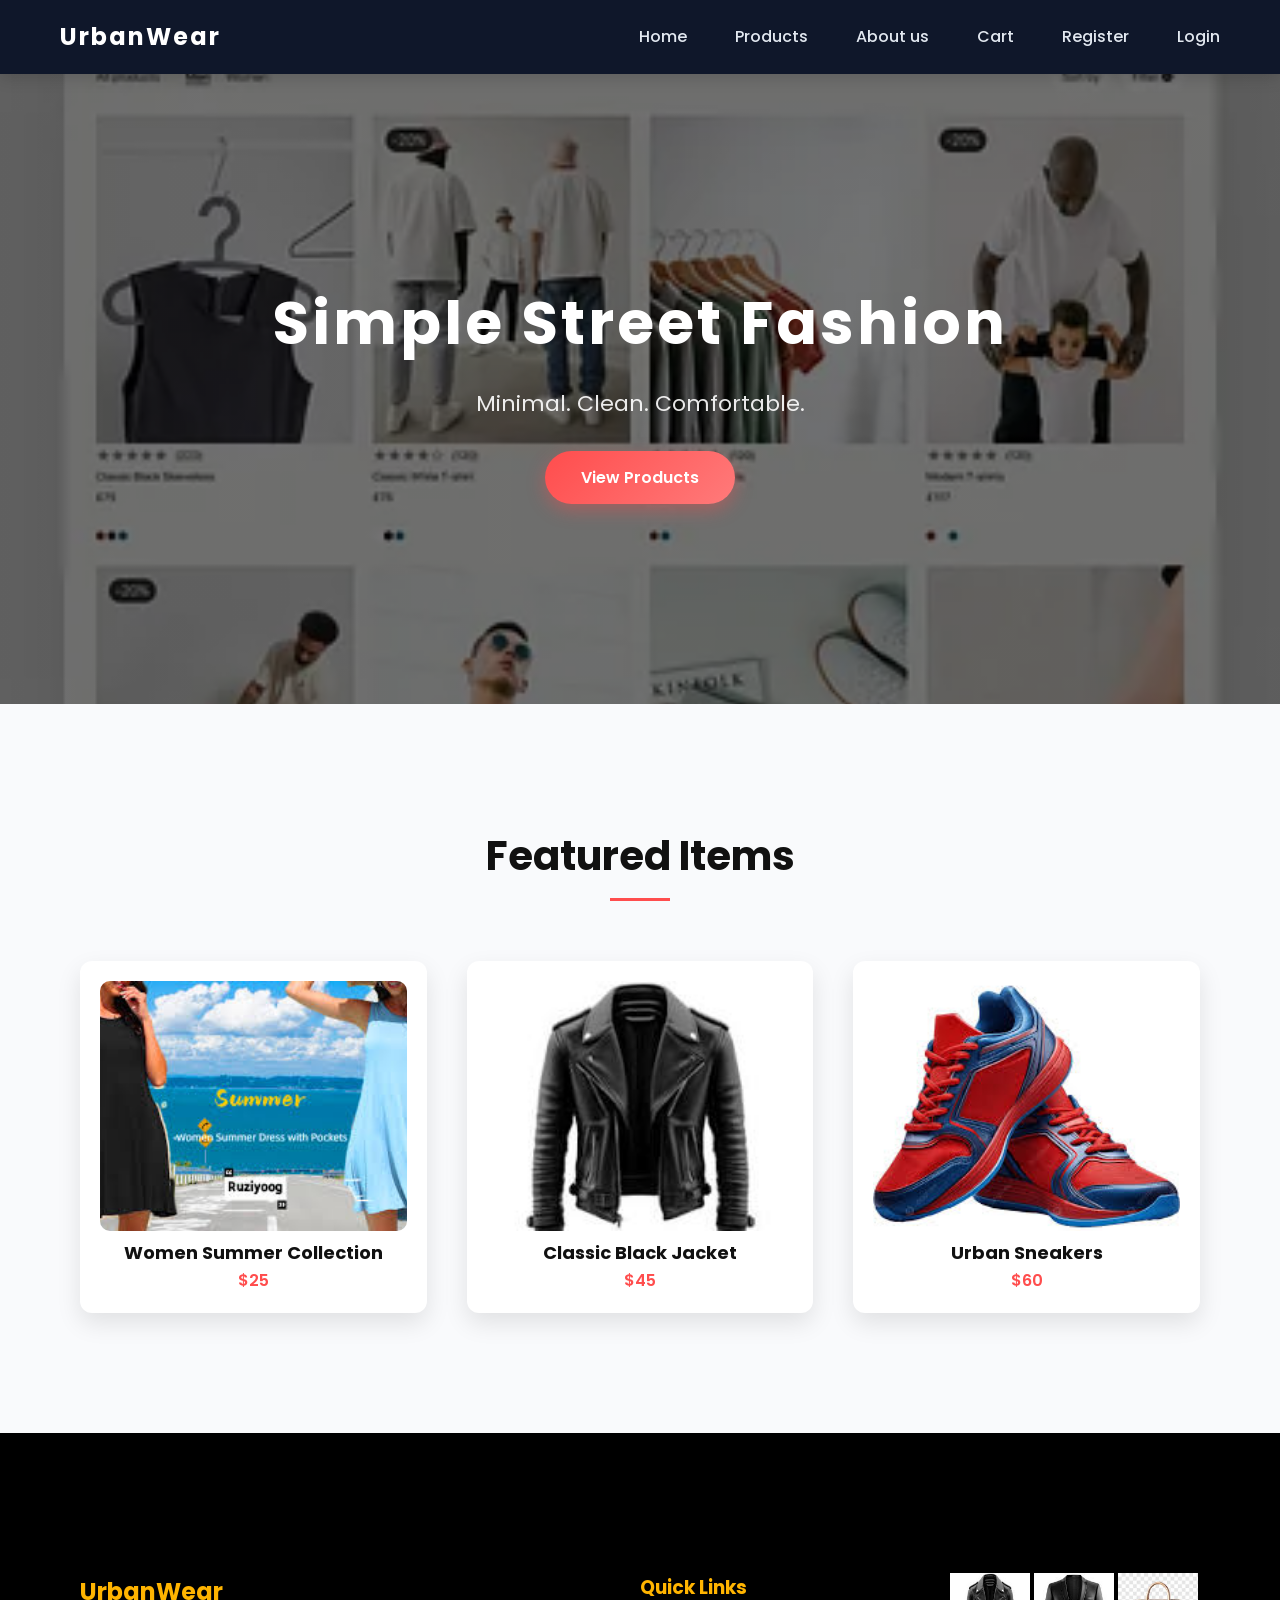
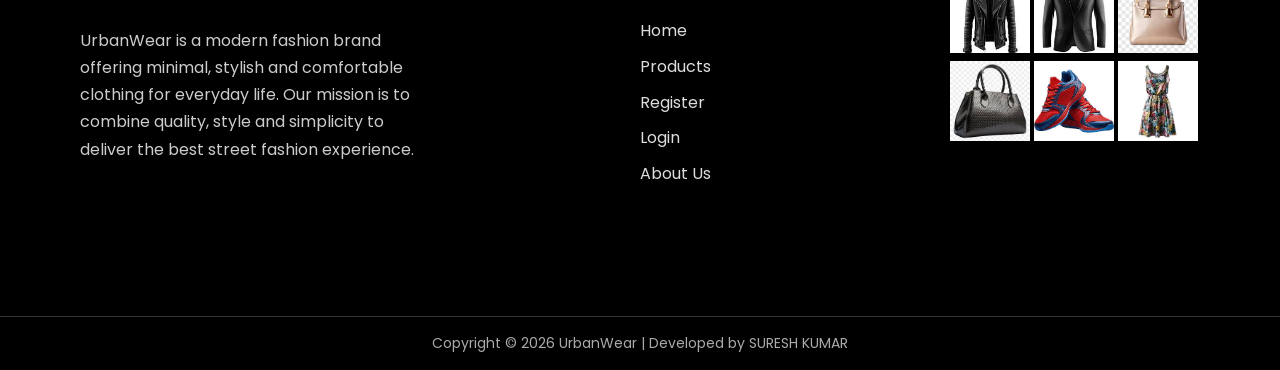
<file: index.html>
<!DOCTYPE html>
<html lang="en">

<head>
    <meta charset="UTF-8">
    <meta name="viewport" content="width=device-width, initial-scale=1.0">
    <link href="https://fonts.googleapis.com/css2?family=Poppins:wght@300;400;500;600;700&display=swap"
        rel="stylesheet">
    <title>UrbanWear</title>
    <link rel="stylesheet" href="css/style.css">
</head>

<body>

    <!-- Header -->
    <header>
        <h1>UrbanWear</h1>
        <nav>
            <a href="index.html">Home</a>
            <a href="products.html">Products</a>
            <a href="aboutus.html">About us</a>
            <a href="cart.html">Cart</a>
            <a href="register.html">Register</a>
            <a href="login.html">Login</a>
        </nav>
    </header>

    <!-- Hero Section -->
    <section class="hero">
        <h2>Simple Street Fashion</h2>
        <p>Minimal. Clean. Comfortable.</p>
        <a href="products.html" class="btn">View Products</a>
    </section>

    <!-- Featured Products -->
    <section class="featured">
        <h2>Featured Items</h2>

        <div class="products">

            <div class="card">
                <img src="./images/Women-Summer-Dress1.png" alt="T-Shirt">
                <h3>Women Summer Collection</h3>
                <p>$25</p>
            </div>

            <div class="card">
                <img src="./images/Classic-Black-Jacket1.png" alt="Hoodie">
                <h3>Classic Black Jacket</h3>
                <p>$45</p>
            </div>

            <div class="card">
                <img src="./images/Running-Shoes1.png" alt="Sneakers">
                <h3>Urban Sneakers</h3>
                <p>$60</p>
            </div>

        </div>
    </section>

    <footer class="footer">

        <div class="footer-container">

            <!-- About -->
            <div class="footer-about">
                <h2>UrbanWear</h2>
                <p>
                    UrbanWear is a modern fashion brand offering minimal,
                    stylish and comfortable clothing for everyday life.
                    Our mission is to combine quality, style and simplicity
                    to deliver the best street fashion experience.
                </p>
            </div>

            <!-- Quick Links -->
            <div class="footer-links">
                <h3>Quick Links</h3>

                <a href="index.html">Home</a>
                <a href="products.html">Products</a>
                <a href="register.html">Register</a>
                <a href="login.html">Login</a>
                <a href="aboutus.html">About Us</a>
            </div>

            <!-- Image Gallery -->
            <div class="footer-gallery">

                <img src="./images/Classic-Black-Jacket1.png">
                <img src="./images/Classic-Black-Jacket3.png">
                <img src="./images/Luxury-Handbag1.png">
                <img src="./images/Luxury-Handbag3.png">
                <img src="./images/Running-Shoes1.png">
                <img src="./images/Women-Summer-Dress3.png">

            </div>

        </div>

        <div class="footer-bottom">
            <p>Copyright © 2026 UrbanWear | Developed by SURESH KUMAR</p>
        </div>

    </footer>

</body>

</html>
</file>
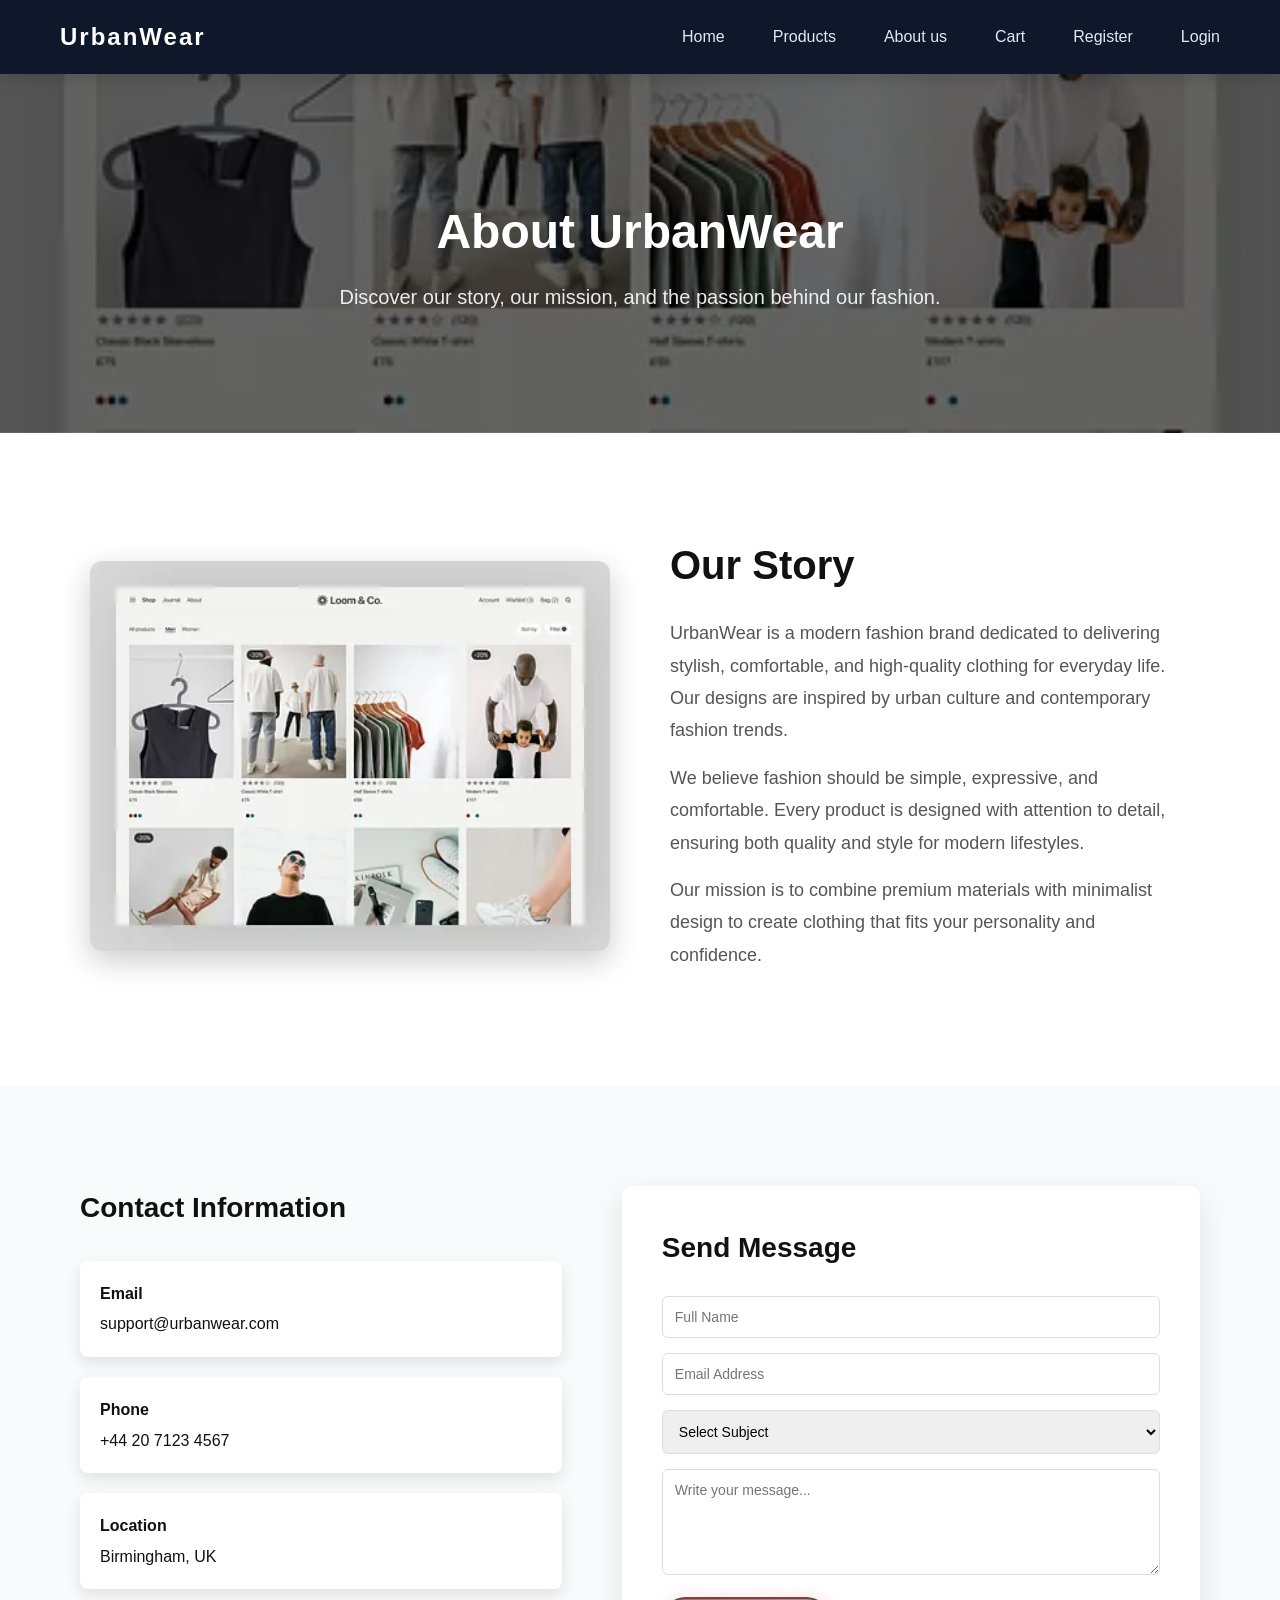
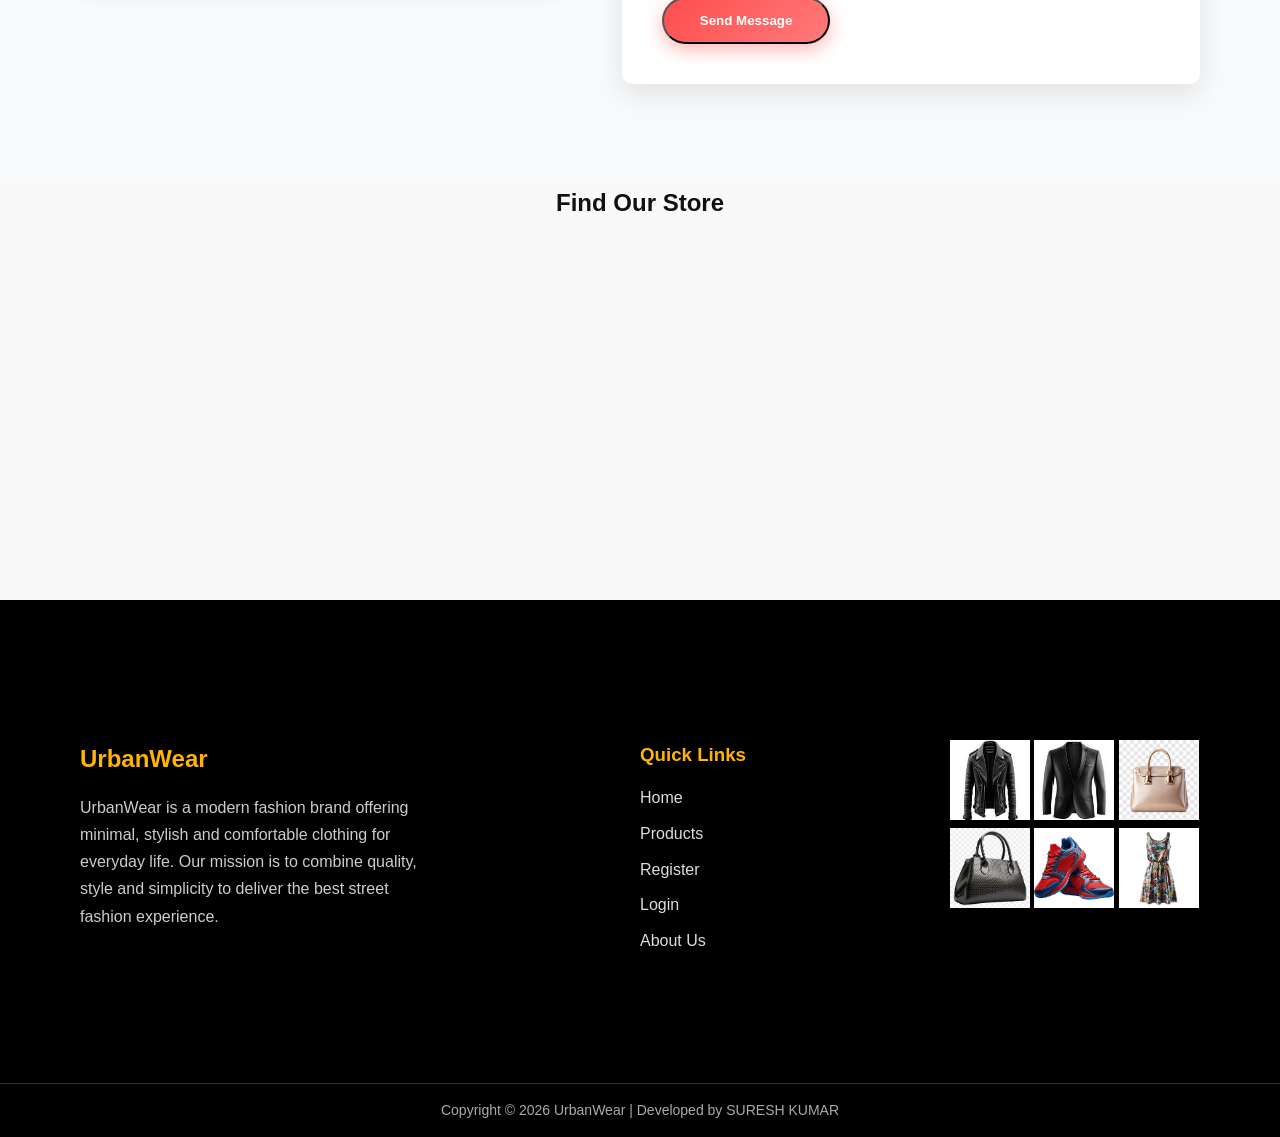
<file: aboutus.html>
<!DOCTYPE html>
<html lang="en">

<head>
    <meta charset="UTF-8">
    <meta name="viewport" content="width=device-width, initial-scale=1.0">
    <title>UrbanWear - Contact</title>
    <link rel="stylesheet" href="css/style.css">
</head>

<body>

    <!-- Header -->
    <header>
        <h1>UrbanWear</h1>
        <nav>
            <a href="index.html">Home</a>
            <a href="products.html">Products</a>
            <a href="aboutus.html">About us</a>
            <a href="cart.html">Cart</a>
            <a href="register.html">Register</a>
            <a href="login.html">Login</a>
        </nav>
    </header>


    <!-- CONTACT HERO -->
    <section class="contact-hero">

        <h2>About UrbanWear</h2>
        <p>Discover our story, our mission, and the passion behind our fashion.</p>

    </section>
    <section class="about-section">

        <div class="about-container">

            <div class="about-image">
                <img src="./images/HomePageBG.png" alt="UrbanWear Fashion">
            </div>

            <div class="about-text">

                <h2>Our Story</h2>

                <p>
                    UrbanWear is a modern fashion brand dedicated to delivering stylish,
                    comfortable, and high-quality clothing for everyday life. Our designs
                    are inspired by urban culture and contemporary fashion trends.
                </p>

                <p>
                    We believe fashion should be simple, expressive, and comfortable.
                    Every product is designed with attention to detail, ensuring both
                    quality and style for modern lifestyles.
                </p>

                <p>
                    Our mission is to combine premium materials with minimalist design
                    to create clothing that fits your personality and confidence.
                </p>

            </div>

        </div>

    </section>


    <!-- CONTACT SECTION -->
    <section class="contact-container">

        <div class="contact-info">

            <h3>Contact Information</h3>

            <div class="info-box">
                <strong>Email</strong>
                <p>support@urbanwear.com</p>
            </div>

            <div class="info-box">
                <strong>Phone</strong>
                <p>+44 20 7123 4567</p>
            </div>

            <div class="info-box">
                <strong>Location</strong>
                <p>Birmingham, UK</p>
            </div>

        </div>


        <div class="contact-form">

            <h3>Send Message</h3>

            <form id="contactForm">

                <input type="text" id="contactName" placeholder="Full Name" required>

                <input type="email" id="contactEmail" placeholder="Email Address" required>

                <select id="contactSubject" required>
                    <option value="">Select Subject</option>
                    <option>General Inquiry</option>
                    <option>Product Question</option>
                    <option>Order Issue</option>
                    <option>Feedback</option>
                </select>

                <textarea id="contactMessage" rows="5" placeholder="Write your message..." required></textarea>

                <button type="submit" class="btn">Send Message</button>

            </form>

        </div>

    </section>


    <section class="map-section">

        <h2>Find Our Store</h2>

        <iframe src="https://www.google.com/maps?q=Birmingham+UK&output=embed" loading="lazy" allowfullscreen>
        </iframe>

    </section>


    <footer class="footer">

        <div class="footer-container">

            <!-- About -->
            <div class="footer-about">
                <h2>UrbanWear</h2>
                <p>
                    UrbanWear is a modern fashion brand offering minimal,
                    stylish and comfortable clothing for everyday life.
                    Our mission is to combine quality, style and simplicity
                    to deliver the best street fashion experience.
                </p>
            </div>

            <!-- Quick Links -->
            <div class="footer-links">
                <h3>Quick Links</h3>

                <a href="index.html">Home</a>
                <a href="products.html">Products</a>
                <a href="register.html">Register</a>
                <a href="login.html">Login</a>
                <a href="aboutus.html">About Us</a>
            </div>

            <!-- Image Gallery -->
            <div class="footer-gallery">

                <img src="./images/Classic-Black-Jacket1.png">
                <img src="./images/Classic-Black-Jacket3.png">
                <img src="./images/Luxury-Handbag1.png">
                <img src="./images/Luxury-Handbag3.png">
                <img src="./images/Running-Shoes1.png">
                <img src="./images/Women-Summer-Dress3.png">

            </div>

        </div>

        <div class="footer-bottom">
            <p>Copyright © 2026 UrbanWear | Developed by SURESH KUMAR</p>
        </div>

    </footer>

    <script src="js/script.js"></script>

</body>

</html>
</file>
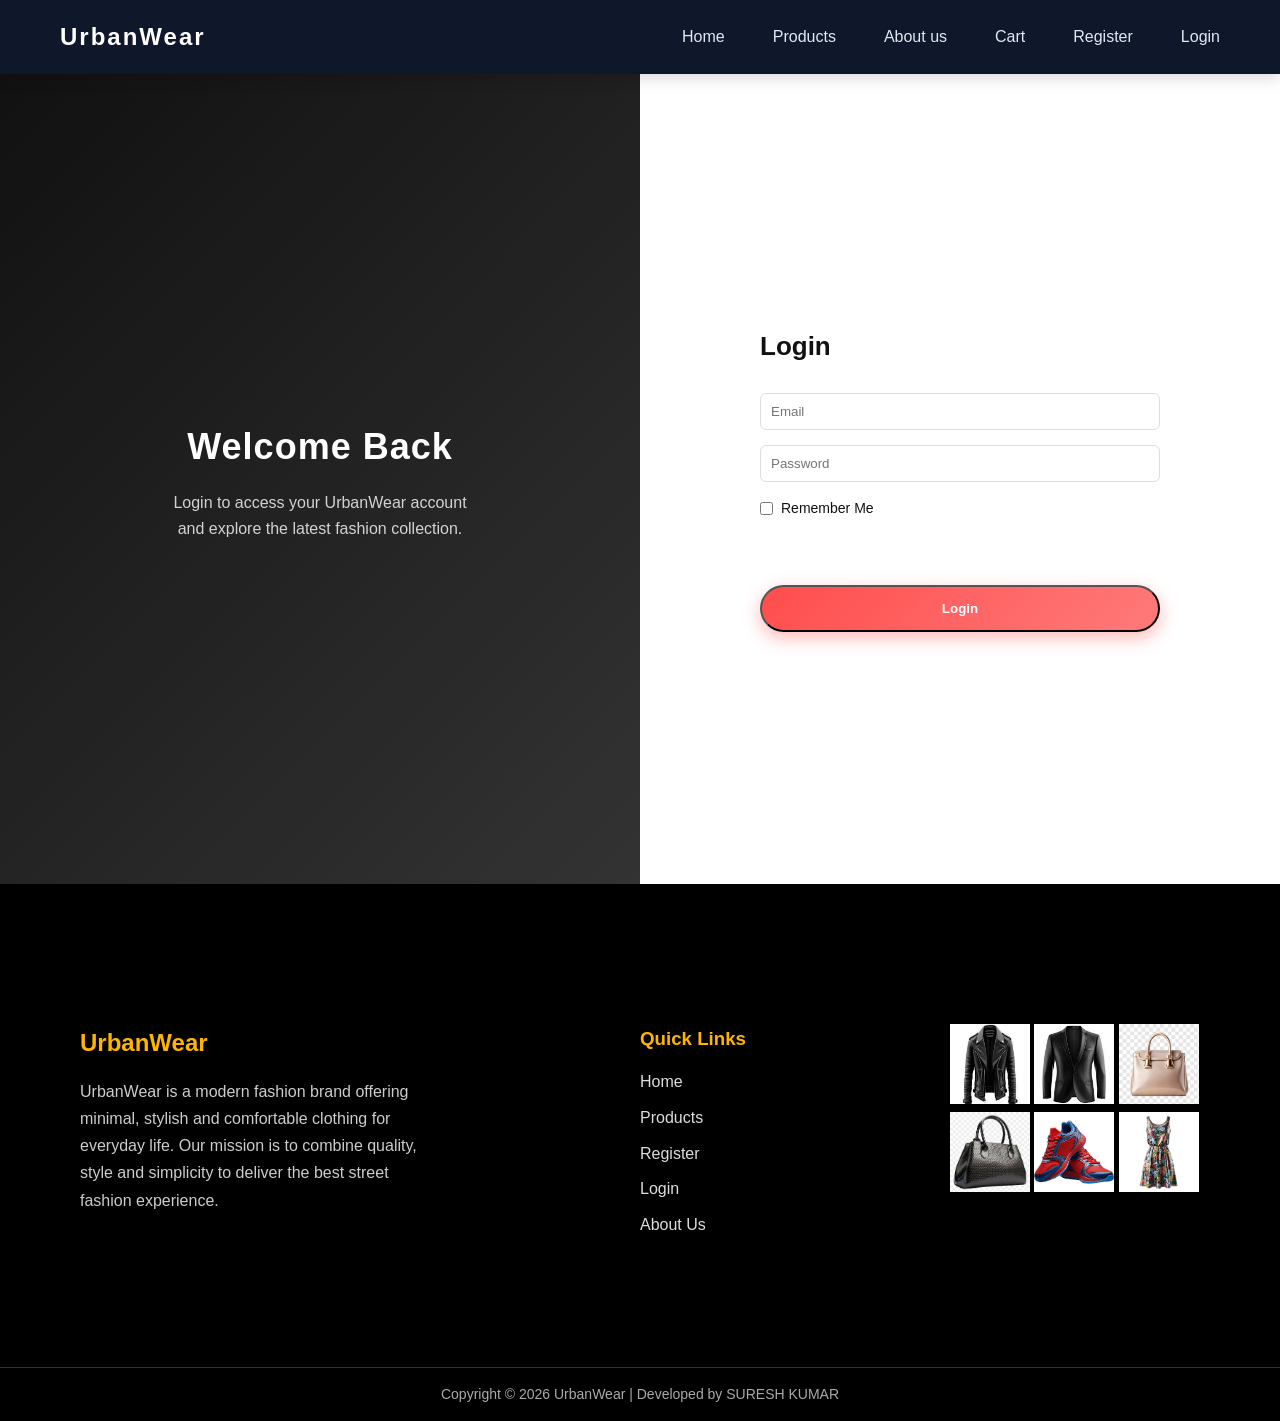
<file: cart.html>
<!DOCTYPE html>
<html lang="en">

<head>
    <meta charset="UTF-8">
    <title>Cart</title>
    <link rel="stylesheet" href="css/style.css">
</head>

<body>

    <header>
        <h1>UrbanWear</h1>
        <nav>
            <a href="index.html">Home</a>
            <a href="products.html">Products</a>
            <a href="aboutus.html">About us</a>
            <a href="cart.html">Cart</a>
            <span id="userSection"></span>
        </nav>
    </header>

    <section class="cart-section">
        <h2>Your Cart</h2>

        <div id="cartItems"></div>
        <div style="text-align:center; margin-top:30px;">
            <button onclick="checkout()" class="btn">Checkout</button>
        </div>

    </section>

    <script src="js/script.js"></script>

</body>

</html>
</file>
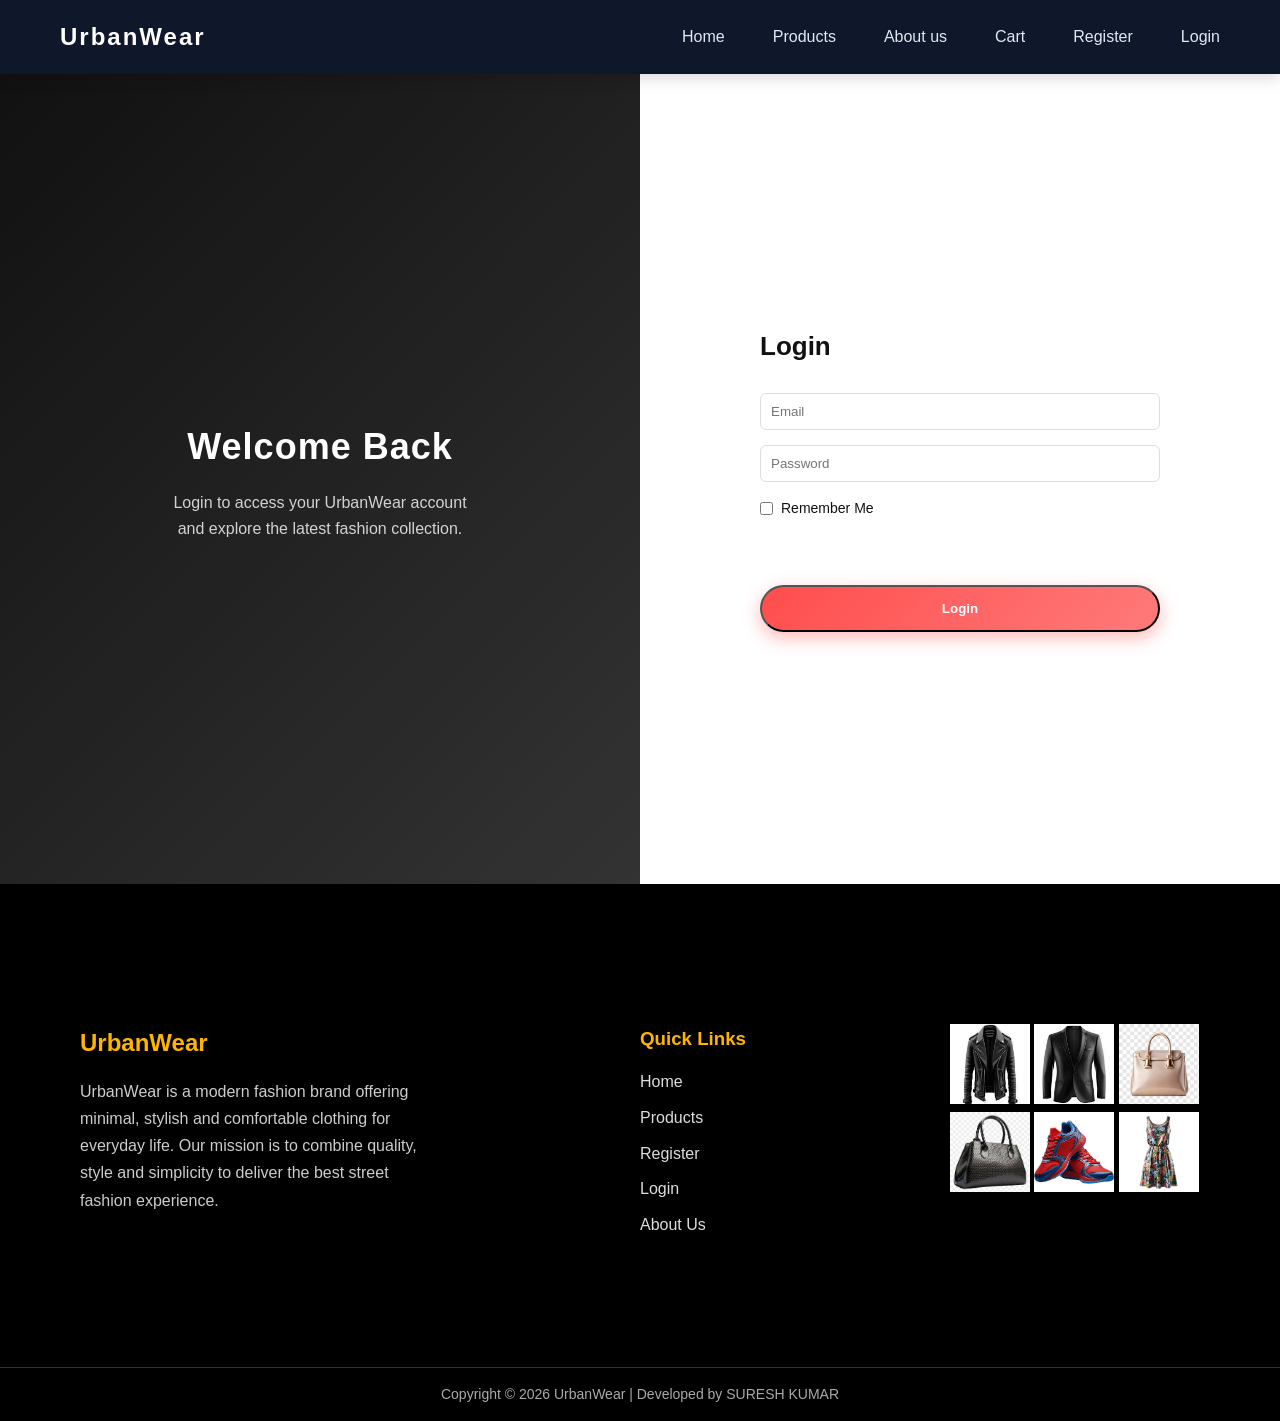
<file: login.html>
<!DOCTYPE html>
<html lang="en">

<head>
    <meta charset="UTF-8">
    <meta name="viewport" content="width=device-width, initial-scale=1.0">
    <title>UrbanWear - Login</title>
    <link rel="stylesheet" href="css/style.css">
</head>

<body>

    <!-- Header -->
    <header>
        <h1>UrbanWear</h1>
        <nav>
            <a href="index.html">Home</a>
            <a href="products.html">Products</a>
            <a href="aboutus.html">About us</a>
            <a href="cart.html">Cart</a>
            <a href="register.html">Register</a>
            <a href="login.html">Login</a>
        </nav>
    </header>

    <!-- Login Section -->
    <section class="form-page">

        <div class="form-left">
            <h2>Welcome Back</h2>
            <p>Login to access your UrbanWear account and explore the latest fashion collection.</p>
        </div>

        <div class="form-right">
            <div class="form-box">
                <h3>Login</h3>

                <form id="loginForm">

                    <input type="email" id="loginEmail" placeholder="Email" required>
                    <input type="password" id="loginPassword" placeholder="Password" required>

                    <label>
                        <input type="checkbox" id="remember">
                        Remember Me
                    </label>

                    <br><br>

                    <button type="submit" class="btn">Login</button>

                </form>
            </div>
        </div>

    </section>

    <footer class="footer">

        <div class="footer-container">

            <!-- About -->
            <div class="footer-about">
                <h2>UrbanWear</h2>
                <p>
                    UrbanWear is a modern fashion brand offering minimal,
                    stylish and comfortable clothing for everyday life.
                    Our mission is to combine quality, style and simplicity
                    to deliver the best street fashion experience.
                </p>
            </div>

            <!-- Quick Links -->
            <div class="footer-links">
                <h3>Quick Links</h3>

                <a href="index.html">Home</a>
                <a href="products.html">Products</a>
                <a href="register.html">Register</a>
                <a href="login.html">Login</a>
                <a href="aboutus.html">About Us</a>
            </div>

            <!-- Image Gallery -->
            <div class="footer-gallery">

                <img src="./images/Classic-Black-Jacket1.png">
                <img src="./images/Classic-Black-Jacket3.png">
                <img src="./images/Luxury-Handbag1.png">
                <img src="./images/Luxury-Handbag3.png">
                <img src="./images/Running-Shoes1.png">
                <img src="./images/Women-Summer-Dress3.png">

            </div>

        </div>

        <div class="footer-bottom">
            <p>Copyright © 2026 UrbanWear | Developed by SURESH KUMAR</p>
        </div>

    </footer>

    <script src="js/script.js"></script>

</body>

</html>
</file>
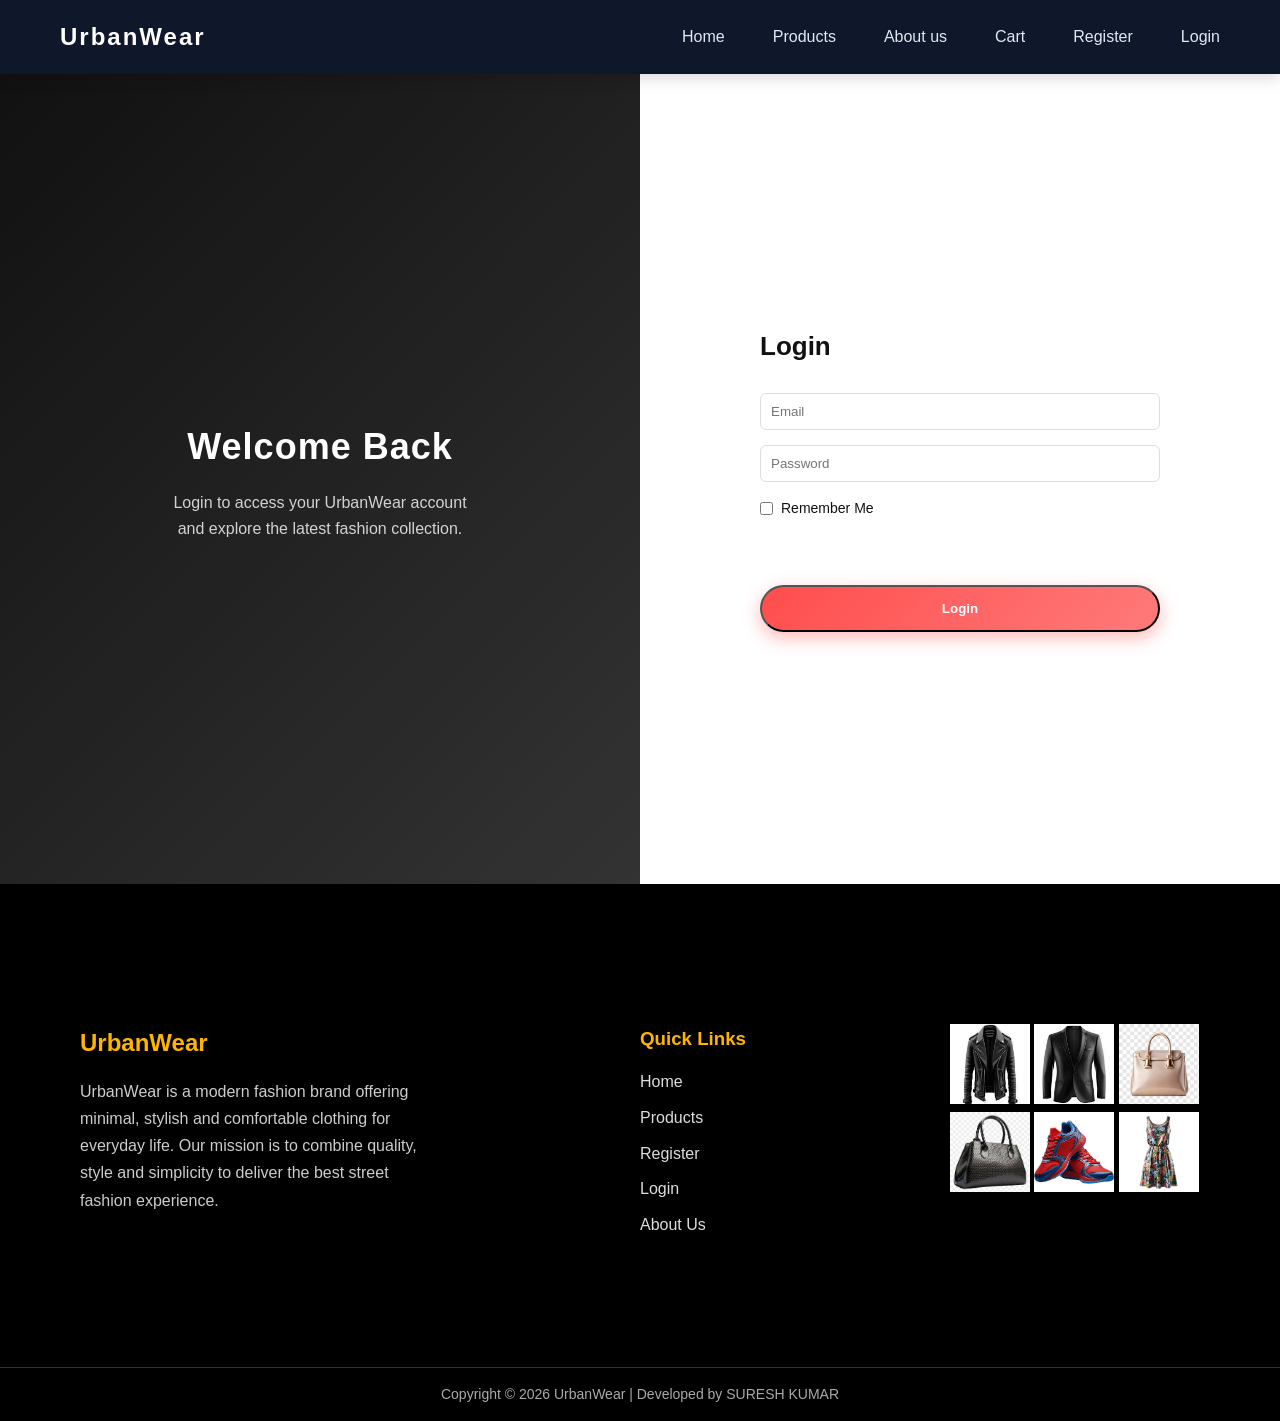
<file: products.html>
<!DOCTYPE html>
<html lang="en">

<head>
    <meta charset="UTF-8">
    <meta name="viewport" content="width=device-width, initial-scale=1.0">
    <title>UrbanWear - Products</title>
    <link rel="stylesheet" href="css/style.css">
</head>

<body>

    <!-- Header -->
    <header>
        <h1>UrbanWear</h1>
        <nav>
            <a href="index.html">Home</a>
            <a href="products.html">Products</a>
            <a href="aboutus.html">About us</a>
            <a href="cart.html">Cart</a>
            <span id="userSection"></span>
        </nav>
    </header>

    <!-- Products Section -->
    <section class="products-section">

        <div class="section-header">
            <h2>Our Collection</h2>
            <p>Explore our latest fashion collection designed for comfort and style.</p>
        </div>

        <div class="products" id="productsContainer">
            <p>Loading products...</p>
        </div>

    </section>

    <footer class="footer">

        <div class="footer-container">

            <!-- About -->
            <div class="footer-about">
                <h2>UrbanWear</h2>
                <p>
                    UrbanWear is a modern fashion brand offering minimal,
                    stylish and comfortable clothing for everyday life.
                    Our mission is to combine quality, style and simplicity
                    to deliver the best street fashion experience.
                </p>
            </div>

            <!-- Quick Links -->
            <div class="footer-links">
                <h3>Quick Links</h3>

                <a href="index.html">Home</a>
                <a href="products.html">Products</a>
                <a href="register.html">Register</a>
                <a href="login.html">Login</a>
                <a href="aboutus.html">About Us</a>
            </div>

            <!-- Image Gallery -->
            <div class="footer-gallery">

                <img src="./images/Classic-Black-Jacket1.png">
                <img src="./images/Classic-Black-Jacket3.png">
                <img src="./images/Luxury-Handbag1.png">
                <img src="./images/Luxury-Handbag3.png">
                <img src="./images/Running-Shoes1.png">
                <img src="./images/Women-Summer-Dress3.png">

            </div>

        </div>

        <div class="footer-bottom">
            <p>Copyright © 2026 UrbanWear | Developed by SURESH KUMAR</p>
        </div>

    </footer>
    <script src="js/script.js"></script>

</body>

</html>
</file>
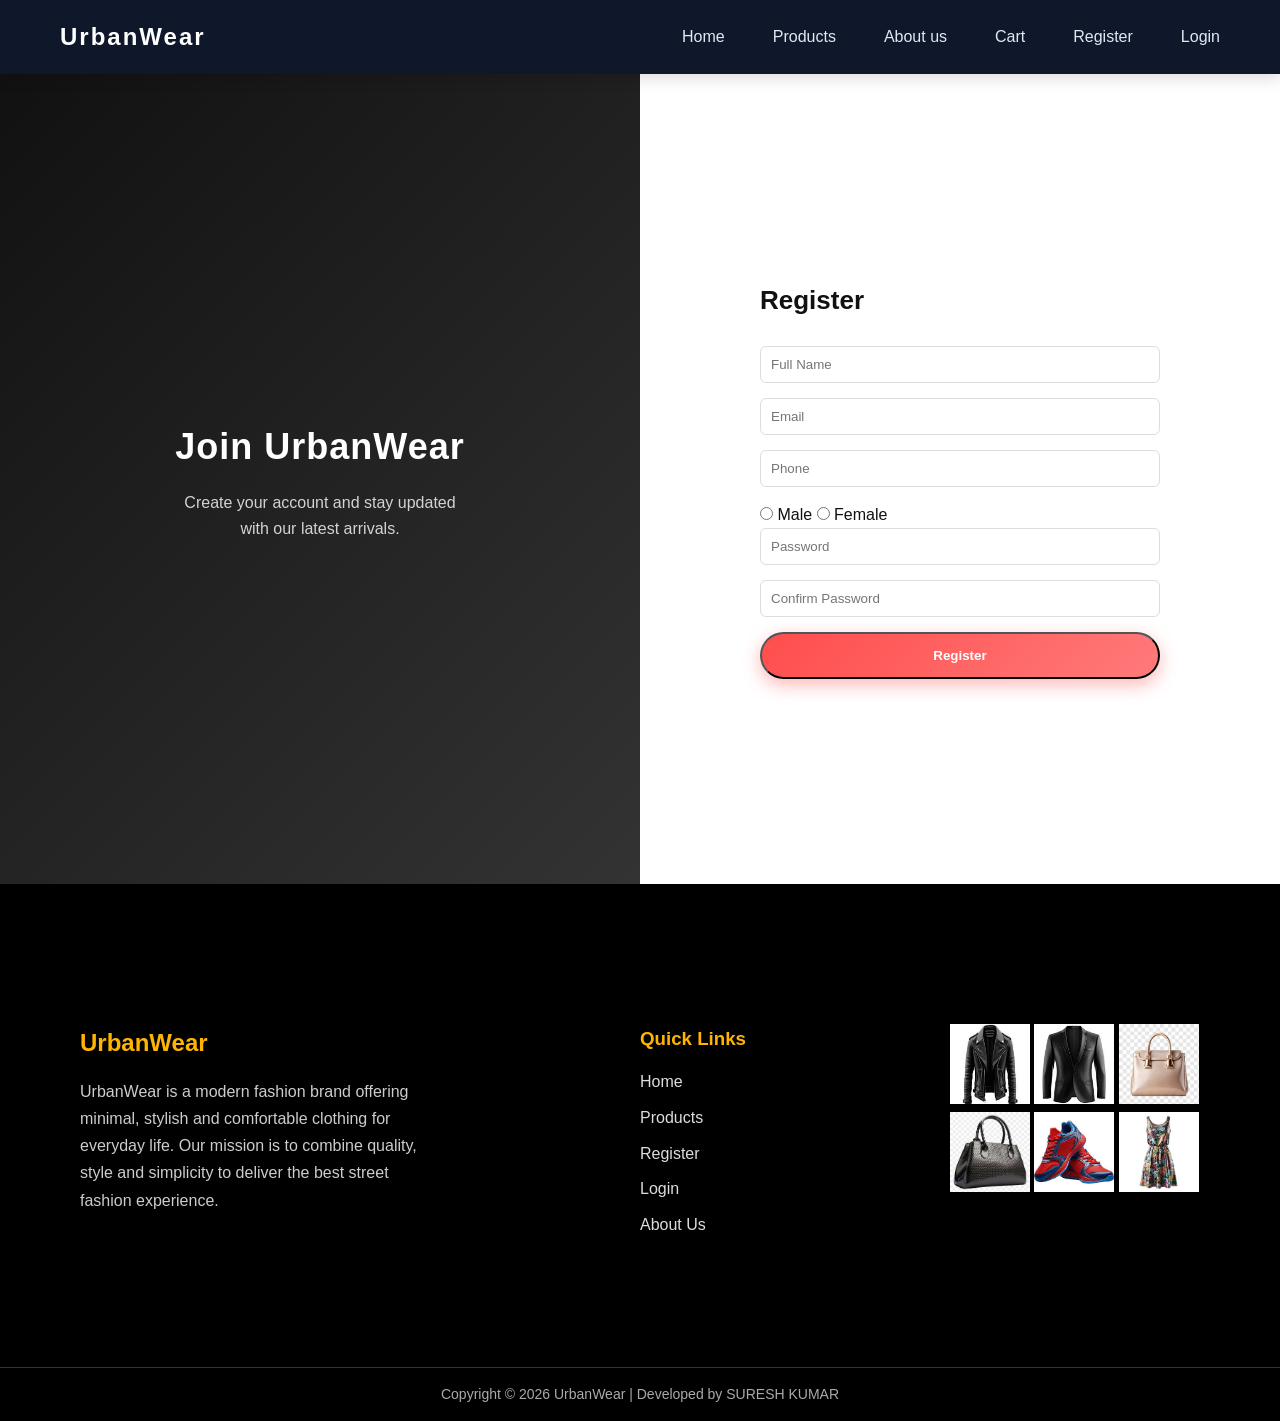
<file: register.html>
<!DOCTYPE html>
<html lang="en">

<head>
    <meta charset="UTF-8">
    <meta name="viewport" content="width=device-width, initial-scale=1.0">
    <title>UrbanWear - Register</title>
    <link rel="stylesheet" href="css/style.css">
</head>

<body>

    <!-- Header -->
    <header>
        <h1>UrbanWear</h1>
        <nav>
            <a href="index.html">Home</a>
            <a href="products.html">Products</a>
            <a href="aboutus.html">About us</a>
            <a href="cart.html">Cart</a>
            <a href="register.html">Register</a>
            <a href="login.html">Login</a>

        </nav>
    </header>

    <!-- Register Section -->
    <section class="form-page">

        <div class="form-left">
            <h2>Join UrbanWear</h2>
            <p>Create your account and stay updated with our latest arrivals.</p>
        </div>

        <div class="form-right">
            <div class="form-box">
                <h3>Register</h3>

                <form id="registerForm">

                    <input type="text" id="name" placeholder="Full Name" required>
                    <!-- <input type="text" id="lastName" placeholder="Last Name" required> -->
                    <input type="email" id="email" placeholder="Email" required>
                    <input type="tel" id="phone" placeholder="Phone" required>

                    <div>
                        <input type="radio" name="gender" value="Male" required> Male
                        <input type="radio" name="gender" value="Female"> Female
                    </div>

                    <input type="password" id="password" placeholder="Password" required>
                    <input type="password" id="confirmPassword" placeholder="Confirm Password" required>

                    <button type="submit" class="btn">Register</button>

                </form>
            </div>
        </div>

    </section>

    <footer class="footer">

        <div class="footer-container">

            <!-- About -->
            <div class="footer-about">
                <h2>UrbanWear</h2>
                <p>
                    UrbanWear is a modern fashion brand offering minimal,
                    stylish and comfortable clothing for everyday life.
                    Our mission is to combine quality, style and simplicity
                    to deliver the best street fashion experience.
                </p>
            </div>

            <!-- Quick Links -->
            <div class="footer-links">
                <h3>Quick Links</h3>

                <a href="index.html">Home</a>
                <a href="products.html">Products</a>
                <a href="register.html">Register</a>
                <a href="login.html">Login</a>
                <a href="aboutus.html">About Us</a>
            </div>

            <!-- Image Gallery -->
            <div class="footer-gallery">

                <img src="./images/Classic-Black-Jacket1.png">
                <img src="./images/Classic-Black-Jacket3.png">
                <img src="./images/Luxury-Handbag1.png">
                <img src="./images/Luxury-Handbag3.png">
                <img src="./images/Running-Shoes1.png">
                <img src="./images/Women-Summer-Dress3.png">

            </div>

        </div>

        <div class="footer-bottom">
            <p>Copyright © 2026 UrbanWear | Developed by SURESH KUMAR</p>
        </div>

    </footer>

    <script src="js/script.js"></script>

</body>

</html>
</file>
<file: css/style.css>
/*GLOBAL STYLES*/

* {
    margin: 0;
    padding: 0;
    box-sizing: border-box;
    font-family: 'Poppins', sans-serif;
}

body {
    background: #f9f9f9;
    color: #111;
    line-height: 1.6;
}

/*HEADER*/
header {
    position: sticky;
    top: 0;
    z-index: 1000;
}

header {
    background: #0f172a;
    padding: 18px 60px;
    display: flex;
    justify-content: space-between;
    align-items: center;
    box-shadow: 0 4px 15px rgba(0, 0, 0, 0.15);
}

header h1 {
    color: white;
    font-size: 24px;
    letter-spacing: 2px;
}

nav {
    display: flex;
    align-items: center;
    gap: 20px;
    /* spacing between items */
}

nav a {
    color: #e2e8f0;
    margin-left: 28px;
    text-decoration: none;
    font-weight: 500;
    transition: 0.3s;
}

nav a:hover {
    color: #ff4d4d;
}


nav a::after {
    content: "";
    position: absolute;
    width: 0%;
    height: 2px;
    background: #ff4d4d;
    left: 0;
    bottom: -5px;
    transition: 0.3s;
}

nav a:hover::after {
    width: fit-content;

}

/*HERO SECTION */

.hero {
    min-height: 70vh;
    background: linear-gradient(rgba(0, 0, 0, 0.55), rgba(0, 0, 0, 0.55)),
        url("../images/HomePageBG.png");
    background-size: cover;
    background-position: center;

    display: flex;
    flex-direction: column;
    justify-content: center;
    align-items: center;

    text-align: center;
    color: white;
    padding: 40px;
}

.hero h2 {
    animation: fadeDown 1s ease;
}

.hero p {
    animation: fadeUp 1.2s ease;
}

@keyframes fadeDown {
    from {
        opacity: 0;
        transform: translateY(-30px);
    }

    to {
        opacity: 1;
        transform: translateY(0);
    }
}

@keyframes fadeUp {
    from {
        opacity: 0;
        transform: translateY(30px);
    }

    to {
        opacity: 1;
        transform: translateY(0);
    }
}

.hero h2 {
    font-size: 60px;
    letter-spacing: 3px;
    margin-bottom: 15px;
}

.hero p {
    font-size: 22px;
    opacity: 0.9;
    margin-bottom: 30px;
}

.btn {
    background: linear-gradient(135deg, #ff4d4d, #ff7a7a);
    padding: 14px 36px;
    border-radius: 30px;
    font-weight: 600;
    color: white;
    text-decoration: none;
    transition: 0.35s;
    box-shadow: 0 6px 18px rgba(255, 77, 77, 0.4);
}

.btn:hover {
    transform: translateY(-3px);
    box-shadow: 0 10px 28px rgba(255, 77, 77, 0.6);
}

/*FEATURED PRODUCTS*/

.featured {
    padding: 120px 80px;
    text-align: center;
    background: #f9fafc;
}

.featured h2 {
    position: relative;
    display: inline-block;
}

.featured h2::after {
    content: "";
    width: 60px;
    height: 3px;
    background: #ff4d4d;
    display: block;
    margin: 10px auto 0;
}

.featured h2 {
    font-size: 40px;
    margin-bottom: 20px;
}

.products {
    display: grid;
    grid-template-columns: repeat(auto-fit, minmax(250px, 1fr));
    gap: 35px;
    margin-top: 40px;
}



.card {
    background: white;
    padding: 20px;
    border-radius: 12px;

    box-shadow: 0 12px 35px rgba(0, 0, 0, 0.1);
    transition: 0.35s;
}

.card {
    overflow: hidden;
}

.card img {
    width: 100%;
    border-radius: 10px;
    transition: transform 0.5s ease;
}

.card:hover img {
    transform: scale(1.1);
}

.card h3 {
    font-size: 18px;
}

.card:hover {
    transform: translateY(-12px);
    box-shadow: 0 25px 50px rgba(0, 0, 0, 0.2);
}

.card p {
    font-weight: 600;
    color: #ff4d4d;
}


/*FOOTER*/

/* ===============================
   FOOTER
================================= */

.footer {
    background: #000;
    color: white;
    padding-top: 60px;
}

.footer-container {
    display: grid;
    grid-template-columns: 2fr 1fr 1fr;
    gap: 60px;
    padding: 80px;
}

/* About */

.footer-about {
    max-width: 350px;
}

.footer-about h2 {
    color: #ffb400;
    margin-bottom: 15px;
}

.footer-about p {
    line-height: 1.7;
    color: #ccc;
}

/* Quick Links */

.footer-links h3 {
    color: #ffb400;
    margin-bottom: 15px;
}

.footer-links a {
    display: block;
    color: #ddd;
    margin-bottom: 10px;
    text-decoration: none;
    transition: 0.3s;
}

.footer-links a:hover {
    color: #ffb400;
}

/* Gallery */

.footer-gallery {
    grid-template-columns: repeat(3, 80px);
}

.footer-gallery img {
    width: 80px;
    height: 80px;
}

.footer-gallery img:hover {
    transform: scale(1.1);
    filter: brightness(1.2);
}

/* Bottom */

.footer-bottom {
    text-align: center;
    border-top: 1px solid #333;
    margin-top: 40px;
    padding: 15px;
    font-size: 14px;
    color: #aaa;
}

/* Responsive */

@media (max-width: 900px) {

    .footer-container {
        flex-direction: column;
        padding: 40px;
    }

    .footer-gallery {
        grid-template-columns: repeat(3, 90px);
    }

}

/*RESPONSIVE DESIGN */

@media (max-width: 768px) {

    header {
        flex-direction: column;
        text-align: center;
    }

    nav {
        margin-top: 15px;
    }

    .hero h2 {
        font-size: 32px;
    }

    .products {
        flex-direction: column;
        align-items: center;
    }

}

/* For FORM LAYOUT*/

.form-page {
    display: flex;
    min-height: 90vh;
}

.form-left {
    flex: 1;
    background: linear-gradient(135deg, #111, #333);
    color: #fff;
    display: flex;
    flex-direction: column;
    justify-content: center;
    align-items: center;
    padding: 40px;
    text-align: center;
}

.form-left h2 {
    font-size: 36px;
    margin-bottom: 15px;
    letter-spacing: 1px;
}

.form-left p {
    max-width: 300px;
    opacity: 0.8;
}

.form-right {
    flex: 1;
    background: #fff;
    display: flex;
    justify-content: center;
    align-items: center;
    padding: 40px;
}

.form-box {
    width: 100%;
    max-width: 400px;
}

.form-box h3 {
    margin-bottom: 25px;
    font-size: 26px;
}

/* Checkbox & Radio Fix */

.form-box label {
    display: flex;
    align-items: center;
    gap: 8px;
    font-size: 14px;
    cursor: pointer;
    margin-bottom: 15px;
}

.form-box input[type="checkbox"],
.form-box input[type="radio"] {
    width: auto;
    margin: 0;
}

.form-box input,
.form-box select,
.form-box textarea {
    width: 100%;
    padding: 10px;
    margin-bottom: 15px;
    border: 1px solid #ddd;
    border-radius: 6px;
    outline: none;
    transition: 0.3s;
}

.form-box input:focus,
.form-box select:focus,
.form-box textarea:focus {
    border-color: #ff4d4d;
}

.form-box button {
    width: 100%;
}

/* Responsive */

@media (max-width: 768px) {
    .form-page {
        flex-direction: column;
    }

    .form-left {
        padding: 30px;
    }
}

section {
    width: 100%;
}

body {
    min-height: 100vh;
}

html {
    scroll-behavior: smooth;
}

/* PRODUCTS PAGE */

.products-section {
    padding: 100px 80px;
    background: #f8fafc;
}

.section-header {
    text-align: center;
    margin-bottom: 60px;
}

.section-header h2 {
    font-size: 40px;
    margin-bottom: 10px;
}

.section-header p {
    color: #666;
    font-size: 18px;
}

/* Product Grid */

.products {
    display: grid;
    grid-template-columns: repeat(auto-fit, minmax(250px, 1fr));
    gap: 40px;
}

/* Product Card */

.card {
    background: white;
    border-radius: 12px;
    overflow: hidden;
    box-shadow: 0 10px 25px rgba(0, 0, 0, 0.1);
    transition: 0.35s;
    position: relative;
}

.card img {
    width: 100%;
    height: 250px;
    object-fit: cover;
    transition: 0.5s;
}

/* Zoom Effect */

.card:hover img {
    transform: scale(1.08);
}

/* Card Hover */

.card:hover {
    transform: translateY(-10px);
    box-shadow: 0 20px 40px rgba(0, 0, 0, 0.2);
}

/* Product Info */

.product-info {
    padding: 20px;
    text-align: center;
}

.product-info h3 {
    font-size: 18px;
    margin-bottom: 10px;
}

.price {
    font-size: 20px;
    color: #ff4d4d;
    font-weight: 600;
    margin-bottom: 15px;
}

/* Badge */

.badge {
    position: absolute;
    top: 15px;
    left: 15px;
    background: #28a745;
    color: white;
    font-size: 12px;
    padding: 5px 10px;
    border-radius: 4px;
}

.badge.sale {
    background: #ff4d4d;
}

/* CONTACT HERO */

.contact-hero {
    background: linear-gradient(rgba(0, 0, 0, 0.6), rgba(0, 0, 0, 0.6)),
        url("../images/HomePageBG.png");

    background-size: cover;
    background-position: center;

    text-align: center;
    color: white;

    padding: 120px 20px;
}

.contact-hero h2 {
    font-size: 48px;
    margin-bottom: 10px;
}

.contact-hero p {
    font-size: 20px;
    opacity: 0.9;
}


/* CONTACT CONTAINER */

.contact-container {
    display: grid;
    grid-template-columns: 1fr 1.2fr;
    gap: 60px;

    padding: 100px 80px;
    background: #f8fafc;
}


/* CONTACT INFO */

.contact-info h3 {
    margin-bottom: 30px;
    font-size: 28px;
}

.info-box {
    background: white;
    padding: 20px;
    margin-bottom: 20px;
    border-radius: 8px;
    box-shadow: 0 6px 15px rgba(0, 0, 0, 0.1);
}

.info-box strong {
    display: block;
    margin-bottom: 5px;
}


/* CONTACT FORM */

.contact-form {
    background: white;
    padding: 40px;
    border-radius: 10px;
    box-shadow: 0 10px 30px rgba(0, 0, 0, 0.1);
}

.contact-form h3 {
    margin-bottom: 25px;
    font-size: 28px;
}

.contact-form input,
.contact-form select,
.contact-form textarea {
    width: 100%;
    padding: 12px;
    margin-bottom: 15px;

    border: 1px solid #ddd;
    border-radius: 6px;

    font-size: 14px;
}

.contact-form input:focus,
.contact-form select:focus,
.contact-form textarea:focus {
    border-color: #ff4d4d;
    outline: none;
}


/* MAP */

.map-section iframe {
    width: 100%;
    height: 350px;
    border: none;
}

.map-section h2 {
    display: flex;
    text-align: center;
    justify-content: center;
    margin-bottom: 20px;
}


/* FOOTER */

.footer-bottom {
    background: #000;
    color: #aaa;
    text-align: center;
    padding: 15px;
}


/* RESPONSIVE */

@media(max-width:768px) {

    .contact-container {
        grid-template-columns: 1fr;
        padding: 60px 30px;
    }

    .contact-hero h2 {
        font-size: 32px;
    }

}

/* PRODUCT DETAILS PAGE */

.product-details {
    min-height: 80vh;
    display: flex;
    justify-content: center;
    align-items: center;
    padding: 100px 20px;
    background: #f8fafc;
}

.product-details-card {
    display: flex;
    gap: 40px;
    background: white;
    padding: 40px;
    border-radius: 12px;
    box-shadow: 0 15px 40px rgba(0, 0, 0, 0.15);
    max-width: 900px;
    width: 100%;
}

.product-details-image {
    flex: 1;
}

.product-details-image img {
    width: 100%;
    border-radius: 10px;
}

.product-details-info {
    flex: 1;
    display: flex;
    flex-direction: column;
    justify-content: center;
}

.product-details-info h3 {
    font-size: 28px;
    margin-bottom: 10px;
}

.product-details-info .price {
    font-size: 22px;
    color: #ff4d4d;
    font-weight: 600;
    margin-bottom: 15px;
}

.product-details-info p {
    margin-bottom: 20px;
}

.product-details-info select,
.product-details-info input {
    width: 100%;
    padding: 10px;
    margin-bottom: 15px;
    border: 1px solid #ddd;
    border-radius: 6px;
}

/* Responsive */

@media(max-width:768px) {

    .product-details-card {
        flex-direction: column;
        text-align: center;
    }

}

/* ABOUT SECTION */

.about-section {
    padding: 100px 80px;
    background: #ffffff;
}

.about-container {
    display: grid;
    grid-template-columns: 1fr 1fr;
    gap: 60px;
    align-items: center;
    max-width: 1100px;
    margin: auto;
}

/* Image */

.about-image img {
    width: 100%;
    border-radius: 12px;
    box-shadow: 0 10px 30px rgba(0, 0, 0, 0.2);
}

/* Text */

.about-text h2 {
    font-size: 40px;
    margin-bottom: 20px;
}

.about-text p {
    font-size: 18px;
    color: #555;
    line-height: 1.8;
    margin-bottom: 15px;
}

/* Responsive */

@media(max-width:768px) {

    .about-container {
        grid-template-columns: 1fr;
        text-align: center;
    }

}

.cart-section {
    padding: 100px 80px;
}

.cart-item {
    background: rgb(194, 227, 222);
    padding: 20px;
    margin-bottom: 20px;
    border-radius: 8px;
    box-shadow: 0 5px 15px rgba(42, 21, 200, 0.1);
}

.cart-item input {
    width: 60px;
    margin-right: 10px;
}
</file>
